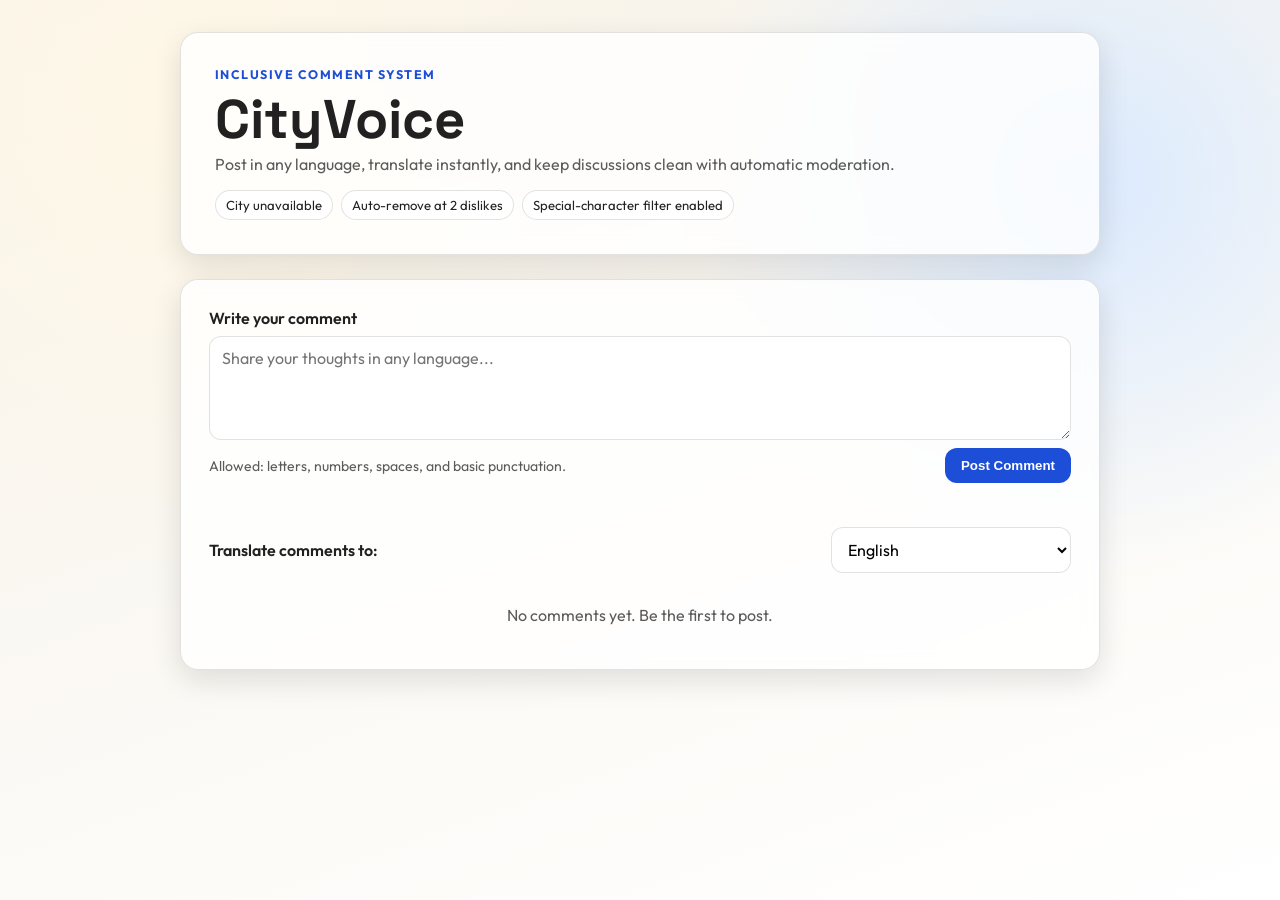
<file: index.html>
<!doctype html>
<html lang="en">
<head>
  <meta charset="UTF-8" />
  <meta name="viewport" content="width=device-width, initial-scale=1.0" />
  <title>CityVoice Comments</title>
  <link rel="preconnect" href="https://fonts.googleapis.com" />
  <link rel="preconnect" href="https://fonts.gstatic.com" crossorigin />
  <link href="https://fonts.googleapis.com/css2?family=Outfit:wght@300;400;500;600;700&family=Space+Grotesk:wght@500;700&display=swap" rel="stylesheet" />
  <style>
    :root {
      --bg-top: #f7f2e8;
      --bg-bottom: #ffffff;
      --ink: #212121;
      --muted: #5b5b5b;
      --surface: rgba(255, 255, 255, 0.8);
      --surface-strong: #ffffff;
      --accent: #1d4ed8;
      --accent-soft: #dbeafe;
      --danger: #b91c1c;
      --danger-soft: #fee2e2;
      --line: rgba(33, 33, 33, 0.13);
      --shadow: 0 10px 30px rgba(20, 20, 20, 0.12);
    }

    * {
      box-sizing: border-box;
    }

    body {
      margin: 0;
      min-height: 100vh;
      font-family: "Outfit", sans-serif;
      color: var(--ink);
      background: radial-gradient(circle at 15% 10%, #fff8e8 0%, transparent 35%),
        radial-gradient(circle at 85% 20%, #dbeafe 0%, transparent 30%),
        linear-gradient(160deg, var(--bg-top), var(--bg-bottom));
      padding: 32px 20px;
    }

    .app-shell {
      max-width: 920px;
      margin: 0 auto;
      display: grid;
      gap: 24px;
    }

    .hero-card,
    .comment-panel {
      backdrop-filter: blur(8px);
      background: var(--surface);
      border: 1px solid var(--line);
      border-radius: 18px;
      box-shadow: var(--shadow);
    }

    .hero-card {
      padding: 34px;
    }

    .eyebrow {
      margin: 0;
      font-size: 0.78rem;
      letter-spacing: 0.12em;
      text-transform: uppercase;
      font-weight: 700;
      color: var(--accent);
    }

    h1 {
      margin: 10px 0 8px;
      font-family: "Space Grotesk", sans-serif;
      font-size: clamp(2rem, 6vw, 3.4rem);
      line-height: 1;
    }

    .subtitle {
      margin: 0;
      max-width: 65ch;
      color: var(--muted);
    }

    .meta-row {
      margin-top: 16px;
      display: flex;
      flex-wrap: wrap;
      gap: 8px;
    }

    .pill {
      font-size: 0.82rem;
      padding: 6px 10px;
      border-radius: 999px;
      background: var(--surface-strong);
      border: 1px solid var(--line);
    }

    .comment-panel {
      padding: 28px;
    }

    .comment-form {
      display: grid;
      gap: 8px;
    }

    label {
      font-weight: 600;
    }

    textarea,
    select {
      width: 100%;
      border: 1px solid var(--line);
      border-radius: 12px;
      padding: 11px 12px;
      font: inherit;
      background: var(--surface-strong);
    }

    textarea:focus,
    select:focus,
    button:focus-visible {
      outline: 2px solid var(--accent);
      outline-offset: 2px;
    }

    .form-footer {
      display: flex;
      align-items: center;
      justify-content: space-between;
      gap: 12px;
      flex-wrap: wrap;
    }

    .hint {
      margin: 0;
      color: var(--muted);
      font-size: 0.88rem;
    }

    .btn-primary {
      border: none;
      background: var(--accent);
      color: #ffffff;
      border-radius: 12px;
      padding: 10px 16px;
      font-weight: 600;
      cursor: pointer;
      transition: transform 120ms ease, filter 120ms ease;
    }

    .btn-primary:hover {
      transform: translateY(-1px);
      filter: brightness(1.05);
    }

    .message {
      min-height: 1.2em;
      margin: 0;
      color: var(--danger);
      font-weight: 600;
    }

    .controls-row {
      margin: 16px 0;
      display: grid;
      grid-template-columns: auto minmax(120px, 240px);
      gap: 10px;
      align-items: center;
    }

    .comments-list {
      display: grid;
      gap: 12px;
    }

    .comment-card {
      background: var(--surface-strong);
      border: 1px solid var(--line);
      border-radius: 14px;
      padding: 16px;
      animation: reveal 240ms ease-out;
    }

    @keyframes reveal {
      from {
        opacity: 0;
        transform: translateY(8px);
      }
      to {
        opacity: 1;
        transform: translateY(0);
      }
    }

    .comment-head {
      display: flex;
      justify-content: space-between;
      gap: 12px;
      font-size: 0.88rem;
      color: var(--muted);
    }

    .comment-text,
    .translated-text {
      margin: 10px 0;
      line-height: 1.5;
      white-space: pre-wrap;
    }

    .translated-text {
      padding: 10px;
      border-radius: 10px;
      background: var(--accent-soft);
    }

    .comment-actions {
      display: flex;
      flex-wrap: wrap;
      gap: 8px;
    }

    .action {
      border: 1px solid var(--line);
      background: #fff;
      border-radius: 999px;
      padding: 7px 11px;
      cursor: pointer;
      font: inherit;
      font-size: 0.92rem;
    }

    .action:hover {
      background: #f6f6f6;
    }

    .action.dislike {
      color: var(--danger);
    }

    .count {
      font-weight: 700;
    }

    .empty-state {
      text-align: center;
      color: var(--muted);
    }

    .hidden {
      display: none;
    }

    @media (max-width: 700px) {
      body {
        padding: 14px;
      }

      .hero-card,
      .comment-panel {
        border-radius: 14px;
      }

      .hero-card {
        padding: 20px;
      }

      .comment-panel {
        padding: 16px;
      }

      .controls-row {
        grid-template-columns: 1fr;
      }
    }
  </style>
</head>
<body>
  <main class="app-shell">
    <section class="hero-card">
      <p class="eyebrow">Inclusive Comment System</p>
      <h1>CityVoice</h1>
      <p class="subtitle">
        Post in any language, translate instantly, and keep discussions clean with automatic moderation.
      </p>
      <div class="meta-row">
        <span id="cityStatus" class="pill">Detecting city...</span>
        <span class="pill">Auto-remove at 2 dislikes</span>
        <span class="pill">Special-character filter enabled</span>
      </div>
    </section>

    <section class="comment-panel">
      <form id="commentForm" class="comment-form" novalidate>
        <label for="commentInput">Write your comment</label>
        <textarea
          id="commentInput"
          name="comment"
          rows="4"
          maxlength="300"
          placeholder="Share your thoughts in any language..."
          required
        ></textarea>
        <div class="form-footer">
          <p class="hint">Allowed: letters, numbers, spaces, and basic punctuation.</p>
          <button type="submit" class="btn-primary">Post Comment</button>
        </div>
        <p id="formMessage" class="message" aria-live="polite"></p>
      </form>

      <div class="controls-row">
        <label for="targetLanguage">Translate comments to:</label>
        <select id="targetLanguage" aria-label="Target translation language">
          <option value="en">English</option>
          <option value="es">Spanish</option>
          <option value="fr">French</option>
          <option value="de">German</option>
          <option value="hi">Hindi</option>
          <option value="ta">Tamil</option>
          <option value="ar">Arabic</option>
          <option value="ja">Japanese</option>
          <option value="zh">Chinese</option>
        </select>
      </div>

      <div id="commentsList" class="comments-list" aria-live="polite"></div>
      <p id="emptyState" class="empty-state">No comments yet. Be the first to post.</p>
    </section>
  </main>

  <template id="commentTemplate">
    <article class="comment-card">
      <header class="comment-head">
        <span class="comment-city"></span>
        <span class="comment-time"></span>
      </header>

      <p class="comment-text"></p>
      <p class="translated-text hidden"></p>

      <footer class="comment-actions">
        <button class="action like" type="button">Like <span class="count like-count">0</span></button>
        <button class="action dislike" type="button">Dislike <span class="count dislike-count">0</span></button>
        <button class="action translate" type="button">Translate</button>
      </footer>
    </article>
  </template>

  <script src="app.js?v=20260529-1"></script>
</body>
</html>
</file>
